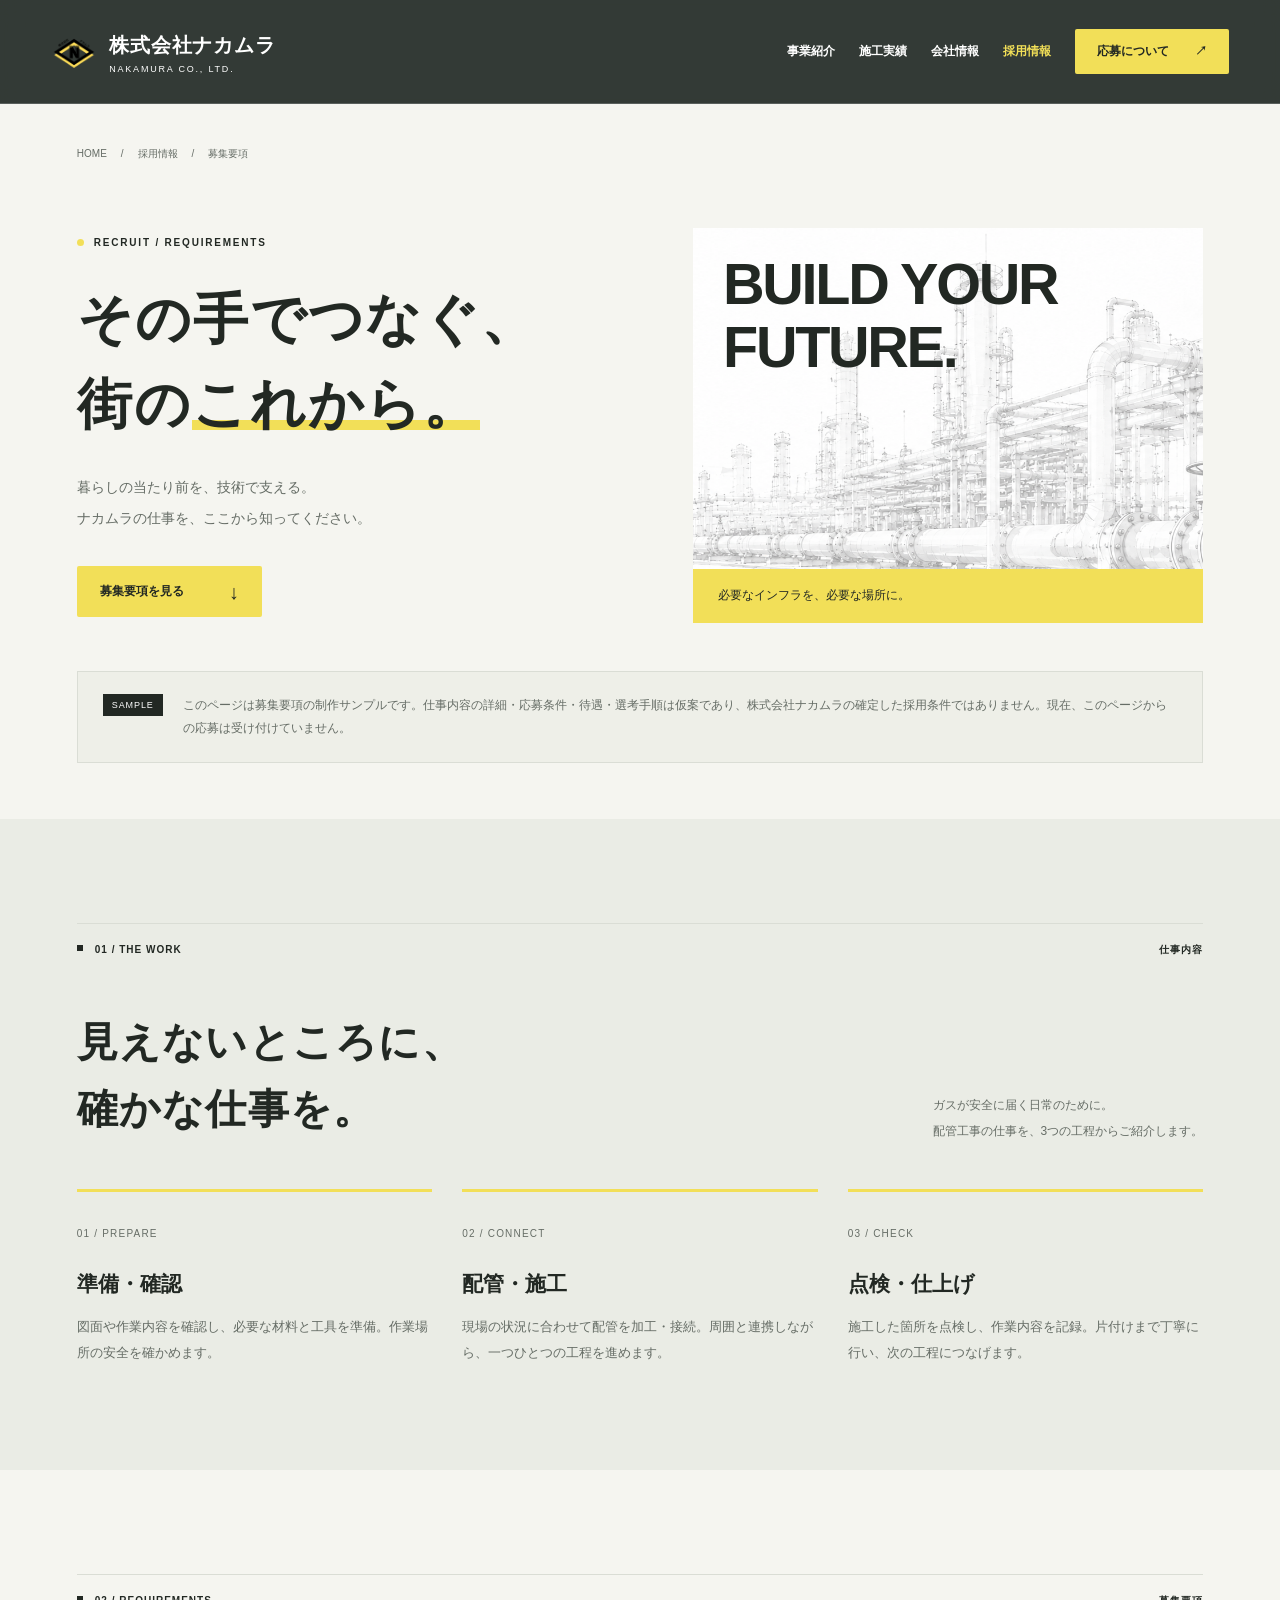
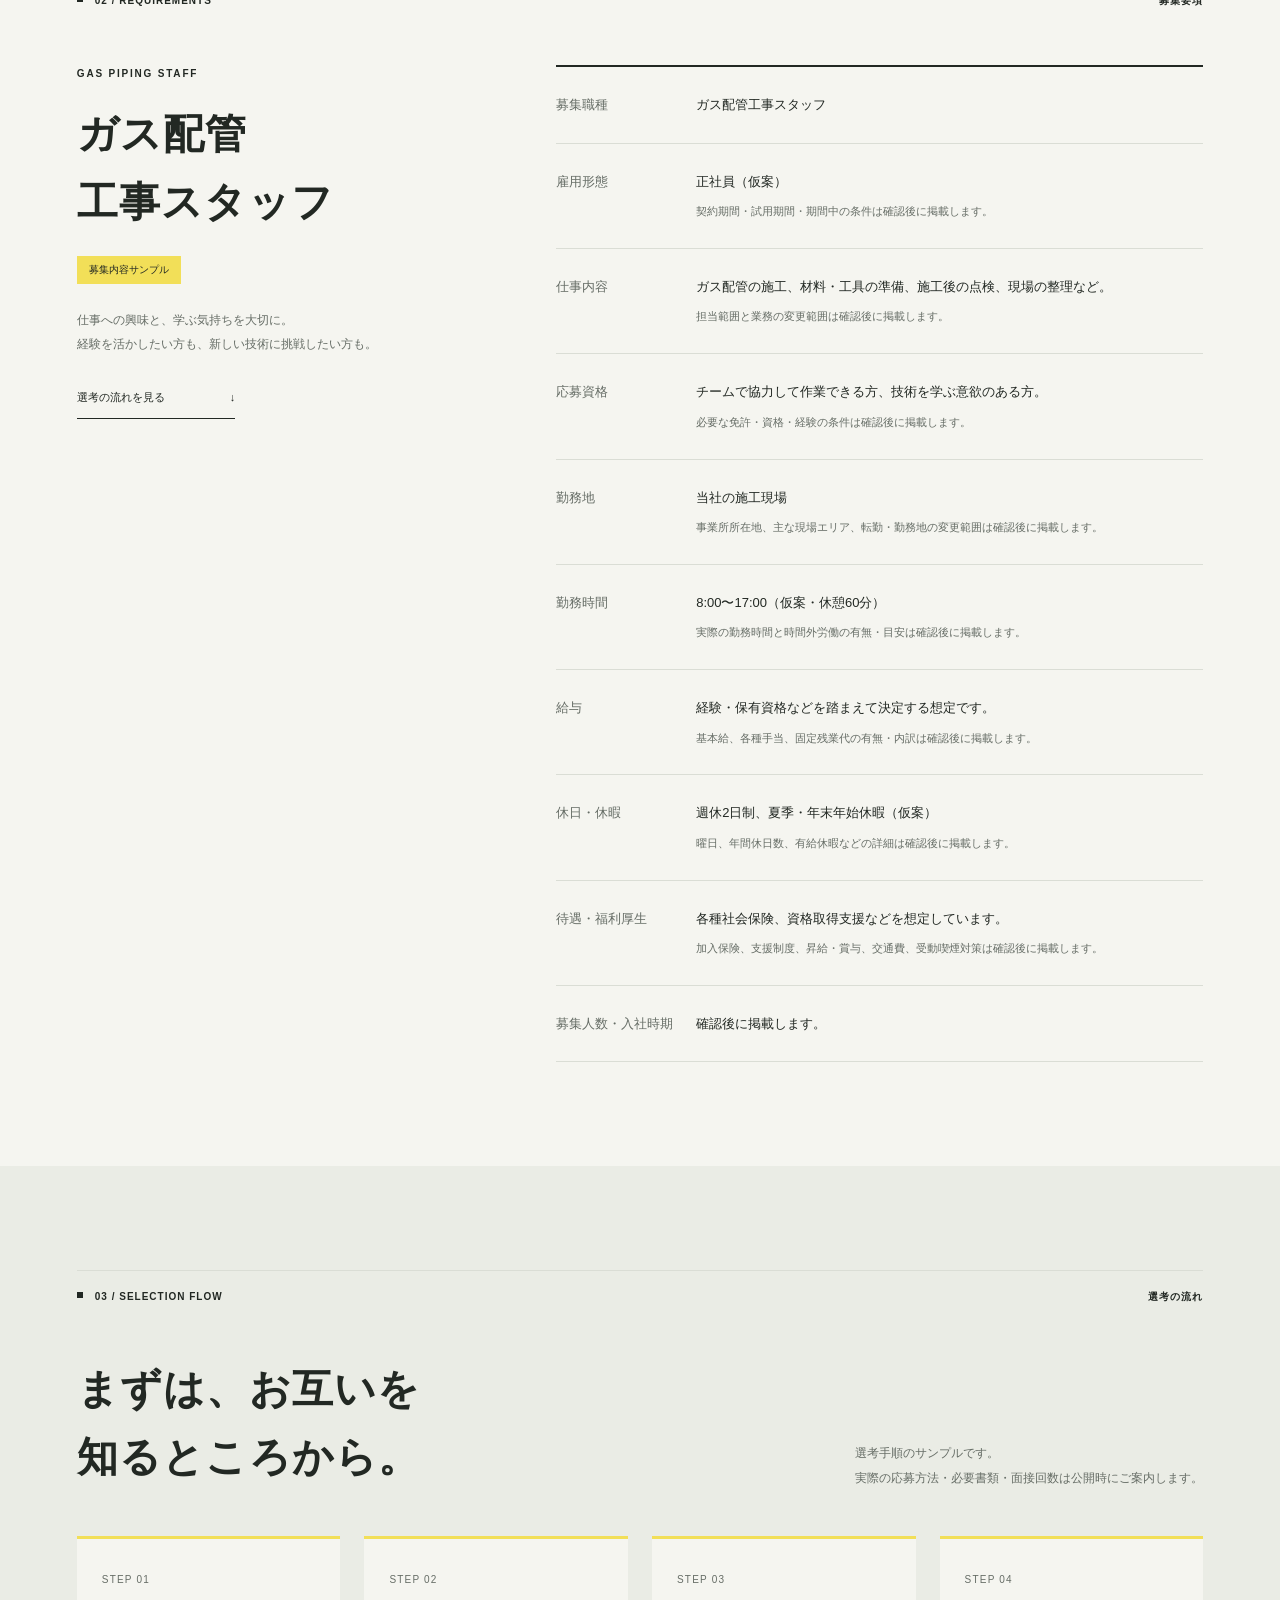
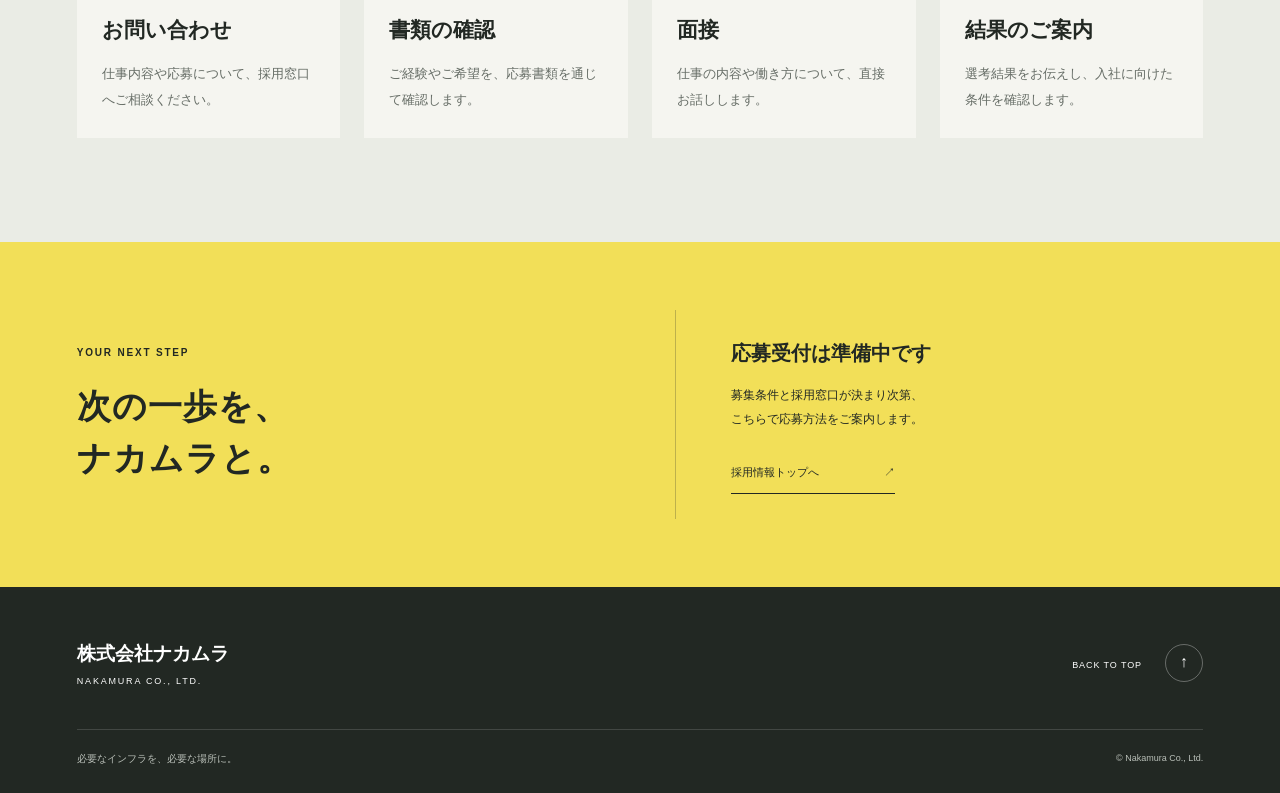
<file: recruit.html>
<!DOCTYPE html>
<html lang="ja">
<head>
  <meta charset="UTF-8">
  <meta name="viewport" content="width=device-width,initial-scale=1">
  <meta name="robots" content="noindex,nofollow">
  <meta name="description" content="株式会社ナカムラの募集要項ページの制作サンプル。仕事内容、募集条件、選考の流れをご紹介します。">
  <meta name="theme-color" content="#222823">
  <title>募集要項｜株式会社ナカムラ</title>
  <link rel="icon" type="image/svg+xml" href="assets/images/favicon.svg">
  <link rel="stylesheet" href="css/style.css">
  <link rel="stylesheet" href="css/recruit.css">
  <script src="js/script.js" defer></script>
</head>
<body class="recruit-page" id="top">
  <a class="skip-link" href="#main">本文へ移動</a>
  <header class="header">
    <a class="logo" href="index.html#top" aria-label="株式会社ナカムラ トップ">
      <img src="assets/images/logo.png" alt="" width="46" height="46">
      <span class="logo-text">株式会社ナカムラ<small>NAKAMURA CO., LTD.</small></span>
    </a>
    <button class="hamburger" aria-label="メニューを開く" aria-expanded="false" aria-controls="navigation"><span></span><span></span></button>
    <nav id="navigation" aria-label="メインナビゲーション">
      <a href="index.html#service">事業紹介</a><a href="index.html#works">施工実績</a><a href="index.html#about">会社情報</a><a href="recruit.html" aria-current="page">採用情報</a><a class="nav-contact" href="#entry">応募について <span aria-hidden="true">↗</span></a>
    </nav>
  </header>
  <main id="main">
    <section class="recruit-hero" aria-labelledby="page-title">
      <div class="container">
        <nav class="breadcrumb" aria-label="パンくずリスト"><a href="index.html">HOME</a><span aria-hidden="true">/</span><a href="index.html#recruit">採用情報</a><span aria-hidden="true">/</span><span aria-current="page">募集要項</span></nav>
        <div class="recruit-hero-grid">
          <div>
            <p class="eyebrow"><span class="dot"></span> RECRUIT / REQUIREMENTS</p>
            <h1 id="page-title">その手でつなぐ、<br>街の<span class="underlined">これから。</span></h1>
            <p class="recruit-lead">暮らしの当たり前を、技術で支える。<br>ナカムラの仕事を、ここから知ってください。</p>
            <a class="pill" href="#requirements">募集要項を見る <span aria-hidden="true">↓</span></a>
          </div>
          <div class="recruit-hero-visual">
            <img src="assets/images/divider.png" alt="暮らしを支えるインフラの配管">
            <span aria-hidden="true">BUILD YOUR<br>FUTURE.</span>
            <p>必要なインフラを、必要な場所に。</p>
          </div>
        </div>
        <aside class="draft-notice" aria-label="掲載内容について">
          <span>SAMPLE</span>
          <p>このページは募集要項の制作サンプルです。仕事内容の詳細・応募条件・待遇・選考手順は仮案であり、株式会社ナカムラの確定した採用条件ではありません。現在、このページからの応募は受け付けていません。</p>
        </aside>
      </div>
    </section>

    <section class="job-section section" id="job" aria-labelledby="job-title">
      <div class="container">
        <div class="section-label"><span>01 / THE WORK</span><span>仕事内容</span></div>
        <div class="section-heading"><h2 id="job-title">見えないところに、<br>確かな仕事を。</h2><p>ガスが安全に届く日常のために。<br>配管工事の仕事を、3つの工程からご紹介します。</p></div>
        <div class="job-cards">
          <article><span>01 / PREPARE</span><h3>準備・確認</h3><p>図面や作業内容を確認し、必要な材料と工具を準備。作業場所の安全を確かめます。</p></article>
          <article><span>02 / CONNECT</span><h3>配管・施工</h3><p>現場の状況に合わせて配管を加工・接続。周囲と連携しながら、一つひとつの工程を進めます。</p></article>
          <article><span>03 / CHECK</span><h3>点検・仕上げ</h3><p>施工した箇所を点検し、作業内容を記録。片付けまで丁寧に行い、次の工程につなげます。</p></article>
        </div>
      </div>
    </section>

    <section class="section requirements-section" id="requirements" aria-labelledby="requirements-title">
      <div class="container">
        <div class="section-label"><span>02 / REQUIREMENTS</span><span>募集要項</span></div>
        <div class="requirements-layout">
          <div class="requirements-intro"><p class="eyebrow">GAS PIPING STAFF</p><h2 id="requirements-title">ガス配管<br>工事スタッフ</h2><span class="sample-tag">募集内容サンプル</span><p>仕事への興味と、学ぶ気持ちを大切に。<br>経験を活かしたい方も、新しい技術に挑戦したい方も。</p><a class="text-link" href="#flow">選考の流れを見る <span aria-hidden="true">↓</span></a></div>
          <dl class="requirements-list">
            <div><dt>募集職種</dt><dd>ガス配管工事スタッフ</dd></div>
            <div><dt>雇用形態</dt><dd>正社員（仮案）<small>契約期間・試用期間・期間中の条件は確認後に掲載します。</small></dd></div>
            <div><dt>仕事内容</dt><dd>ガス配管の施工、材料・工具の準備、施工後の点検、現場の整理など。<small>担当範囲と業務の変更範囲は確認後に掲載します。</small></dd></div>
            <div><dt>応募資格</dt><dd>チームで協力して作業できる方、技術を学ぶ意欲のある方。<small>必要な免許・資格・経験の条件は確認後に掲載します。</small></dd></div>
            <div><dt>勤務地</dt><dd>当社の施工現場<small>事業所所在地、主な現場エリア、転勤・勤務地の変更範囲は確認後に掲載します。</small></dd></div>
            <div><dt>勤務時間</dt><dd>8:00〜17:00（仮案・休憩60分）<small>実際の勤務時間と時間外労働の有無・目安は確認後に掲載します。</small></dd></div>
            <div><dt>給与</dt><dd>経験・保有資格などを踏まえて決定する想定です。<small>基本給、各種手当、固定残業代の有無・内訳は確認後に掲載します。</small></dd></div>
            <div><dt>休日・休暇</dt><dd>週休2日制、夏季・年末年始休暇（仮案）<small>曜日、年間休日数、有給休暇などの詳細は確認後に掲載します。</small></dd></div>
            <div><dt>待遇・福利厚生</dt><dd>各種社会保険、資格取得支援などを想定しています。<small>加入保険、支援制度、昇給・賞与、交通費、受動喫煙対策は確認後に掲載します。</small></dd></div>
            <div><dt>募集人数・入社時期</dt><dd>確認後に掲載します。</dd></div>
          </dl>
        </div>
      </div>
    </section>

    <section class="section flow-section" id="flow" aria-labelledby="flow-title">
      <div class="container">
        <div class="section-label"><span>03 / SELECTION FLOW</span><span>選考の流れ</span></div>
        <div class="section-heading"><h2 id="flow-title">まずは、お互いを<br>知るところから。</h2><p>選考手順のサンプルです。<br>実際の応募方法・必要書類・面接回数は公開時にご案内します。</p></div>
        <ol class="selection-flow">
          <li><span>STEP 01</span><h3>お問い合わせ</h3><p>仕事内容や応募について、採用窓口へご相談ください。</p></li>
          <li><span>STEP 02</span><h3>書類の確認</h3><p>ご経験やご希望を、応募書類を通じて確認します。</p></li>
          <li><span>STEP 03</span><h3>面接</h3><p>仕事の内容や働き方について、直接お話しします。</p></li>
          <li><span>STEP 04</span><h3>結果のご案内</h3><p>選考結果をお伝えし、入社に向けた条件を確認します。</p></li>
        </ol>
      </div>
    </section>
    <section class="contact" id="entry" aria-labelledby="entry-title">
      <div class="container contact-inner"><div><p class="eyebrow">YOUR NEXT STEP</p><h2 id="entry-title">次の一歩を、<br>ナカムラと。</h2></div><div class="contact-info"><h3>応募受付は準備中です</h3><p>募集条件と採用窓口が決まり次第、<br>こちらで応募方法をご案内します。</p><a class="text-link" href="index.html#recruit">採用情報トップへ <span aria-hidden="true">↗</span></a></div></div>
    </section>
  </main>
  <footer><div class="container footer-top"><a class="footer-brand" href="index.html">株式会社ナカムラ<small>NAKAMURA CO., LTD.</small></a><a class="back-top" href="#top">BACK TO TOP <span aria-hidden="true">↑</span></a></div><div class="container footer-bottom"><span>必要なインフラを、必要な場所に。</span><small>© Nakamura Co., Ltd.</small></div></footer>
</body>
</html>
</file>
<file: css/style.css>
@charset "UTF-8";
:root {
  --ink:#222823;
  --muted:#666d66;
  --paper:#f5f5f0;
  --yellow:#f2df58;
  --line:#daddd5;
}

* {
  box-sizing:border-box;
  margin:0;
  padding:0;
}

html {
  scroll-behavior:smooth;
  scroll-padding-top:124px;
}

body {
  font-family:"Helvetica Neue",Arial,"Hiragino Kaku Gothic ProN","Yu Gothic",Meiryo,sans-serif;
  color:var(--ink);
  background:var(--paper);
  line-height:1.8;
  -webkit-font-smoothing:antialiased;
}

a {
  color:inherit;
  text-decoration:none;
}

button {
  font:inherit;
  cursor:pointer;
}

img {
  display:block;
  max-width:100%;
}

a,button {
  -webkit-tap-highlight-color:transparent;
}

a:focus-visible,button:focus-visible {
  outline:3px solid #ad8800;
  outline-offset:6px;
}

.container {
  width:min(1280px,88%);
  margin-inline:auto;
}

.skip-link {
  position:fixed;
  top:-100px;
  left:20px;
  background:var(--yellow);
  padding:12px;
  z-index:100;
}

.skip-link:focus {
  top:10px;
}

.header {
  position:fixed;
  top:0;
  left:0;
  z-index:20;
  display:flex;
  align-items:center;
  justify-content:space-between;
  width:100%;
  height:104px;
  padding:0 4%;
  color:white;
  background:rgba(25,32,28,.88);
  backdrop-filter:blur(15px);
  -webkit-backdrop-filter:blur(15px);
  border-bottom:1px solid #ffffff30;
}

.logo {
  display:flex;
  gap:12px;
  align-items:center;
}

.logo img {
  object-fit:contain;
}

.logo-text {
  font-size:20px;
  font-weight:700;
  letter-spacing:.04em;
}

.logo-text small,.footer-brand small {
  display:block;
  font-size:9px;
  font-weight:500;
  letter-spacing:.2em;
  line-height:1.5;
}

.header nav {
  display:flex;
  align-items:center;
  gap:24px;
  font-size:12px;
  font-weight:700;
}

.header nav>a {
  transition:color .2s;
}

.header nav>a:hover {
  color:var(--yellow);
}

.header nav .nav-contact {
  padding:12px 22px;
  background:var(--yellow);
  border-radius:2px;
  color:var(--ink);
}

.nav-contact span {
  margin-left:22px;
}

.hamburger {
  display:none;
}

.hero {
  height:100vh;
  height:100dvh;
  position:relative;
  overflow:hidden;
  background:#343e37;
  color:#fff;
  display:flex;
  align-items:center;
}

.hero-video,.hero-overlay {
  position:absolute;
  inset:0;
  width:100%;
  height:100%;
  object-fit:cover;
}

.hero-overlay {
  background:linear-gradient(90deg,#101e20bf,#15242135),linear-gradient(0deg,#15211cbc,transparent 55%);
}

.hero-content {
  position:relative;
  z-index:2;
  padding-top:45px;
}

.eyebrow {
  font-size:10px;
  letter-spacing:.18em;
  font-weight:600;
  display:flex;
  align-items:center;
  gap:10px;
}

.dot {
  width:7px;
  height:7px;
  border-radius:50%;
  background:var(--yellow);
}

.hero h1 {
  font-size:clamp(44px,5.5vw,80px);
  line-height:1.42;
  letter-spacing:.045em;
  margin:28px 0 24px;
  font-weight:700;
}

.accent {
  color:var(--yellow);
}

.hero-description {
  font-size:14px;
  line-height:2.1;
  letter-spacing:.09em;
}

.pill {
  display:inline-flex;
  align-items:center;
  gap:45px;
  background:var(--yellow);
  color:var(--ink);
  font-size:12px;
  font-weight:700;
  padding:15px 23px;
  margin-top:32px;
  border-radius:2px;
  transition:background .2s,transform .2s;
}

.pill:hover {
  background:#fff;
  transform:translateY(-3px);
}

.pill span {
  font-size:20px;
  line-height:1;
}

.hero-bottom {
  position:absolute;
  bottom:34px;
  left:6%;
  display:flex;
  justify-content:space-between;
  align-items:center;
  z-index:2;
  font-size:10px;
  letter-spacing:.1em;
}

.hero-bottom a span {
  display:inline-block;
  margin-left:25px;
}

.hero-bottom>span {
  margin-left:auto;
  margin-right:35px;
}

.video-toggle {
  color:#fff;
  background:transparent;
  border:1px solid #ffffff60;
  padding:6px 12px;
  font-size:9px;
  letter-spacing:.1em;
}

.hero-word {
  position:absolute;
  right:-10px;
  bottom:42px;
  font-size:clamp(85px,16vw,230px);
  font-weight:800;
  letter-spacing:-.05em;
  line-height:1;
  color:#ffffff08;
  pointer-events:none;
}

.section {
  padding:104px 0;
}

.section-label {
  display:flex;
  justify-content:space-between;
  border-top:1px solid var(--line);
  padding-top:17px;
  font-size:10px;
  letter-spacing:.1em;
  font-weight:600;
}

.section-label>span:first-child:before {
  content:"";
  display:inline-block;
  width:6px;
  height:6px;
  background:var(--ink);
  margin-right:12px;
  vertical-align:2px;
}

h2 {
  font-size:clamp(29px,3.2vw,46px);
  line-height:1.65;
  letter-spacing:.03em;
}

.service-intro {
  display:grid;
  grid-template-columns:1.1fr 1fr;
  gap:70px;
  margin:55px 0 60px;
}

.underlined {
  background:linear-gradient(transparent 75%,var(--yellow) 75%,var(--yellow) 92%,transparent 92%);
}

.intro-copy {
  font-size:13px;
  line-height:2.2;
  color:var(--muted);
  padding-top:6px;
}

.intro-copy p+p {
  margin-top:20px;
}

.service-visual {
  position:relative;
  min-height:330px;
  overflow:hidden;
  background:#fff;
}

.service-visual>img {
  width:100%;
  height:330px;
  object-fit:cover;
  object-position:center;
}

.service-caption {
  position:absolute;
  inset:0 auto 0 0;
  padding:48px;
  background:linear-gradient(90deg,#fffffffa 65%,#ffffff00);
  width:55%;
  display:flex;
  flex-direction:column;
  align-items:flex-start;
  justify-content:center;
}

.service-caption>span {
  font-size:9px;
  letter-spacing:.15em;
  color:var(--muted);
}

.service-caption h3 {
  font-size:28px;
  margin:9px 0;
}

.service-caption p {
  font-size:12px;
  color:var(--muted);
}

.text-link {
  border-bottom:1px solid var(--ink);
  padding:10px 0;
  margin-top:22px;
  font-size:11px;
  display:flex;
  gap:65px;
}

.visual-number {
  position:absolute;
  right:25px;
  bottom:10px;
  color:#22282335;
  font-size:70px;
  font-weight:300;
  line-height:1.2;
}

.works {
  background:#eaece5;
}

.section-heading {
  display:flex;
  justify-content:space-between;
  gap:40px;
  align-items:end;
  margin:50px 0 45px;
}

.section-heading>p {
  font-size:12px;
  color:var(--muted);
  line-height:2.1;
}

.works-grid {
  display:grid;
  grid-template-columns:repeat(3,minmax(0,1fr));
  gap:28px;
}

.work-image {
  position:relative;
  overflow:hidden;
  aspect-ratio:1.15;
}

.work-image img {
  width:100%;
  height:100%;
  object-fit:cover;
  transition:transform .6s;
}

.work:hover img {
  transform:scale(1.035);
}

.work-image>span {
  position:absolute;
  left:0;
  bottom:0;
  background:var(--yellow);
  padding:5px 16px;
  font-size:12px;
}

.work-meta {
  display:flex;
  justify-content:space-between;
  margin:23px 0 10px;
  font-size:9px;
  letter-spacing:.08em;
  color:var(--muted);
}

.work h3 {
  font-size:18px;
  font-weight:600;
}

.work>p {
  margin-top:7px;
  font-size:11px;
  color:var(--muted);
}

.about-grid {
  display:grid;
  grid-template-columns:1fr 1.2fr;
  gap:100px;
  margin-top:55px;
}

.about-copy {
  font-size:12px;
  color:var(--muted);
  margin-top:24px;
  line-height:2.2;
}

.about-mark {
  display:block;
  font-size:160px;
  color:#e6e8df;
  line-height:1;
  font-weight:800;
  margin-top:38px;
  letter-spacing:-.07em;
}

.company-list>div {
  display:grid;
  grid-template-columns:140px 1fr;
  border-bottom:1px solid var(--line);
  padding:22px 0;
  font-size:12px;
  gap:15px;
}

.company-list>div:first-child {
  padding-top:8px;
}

.company-list dt {
  color:var(--muted);
}

.company-list dd {
  font-weight:500;
}

.recruit {
  background:#eaece5;
}

.recruit-grid {
  display:grid;
  grid-template-columns:repeat(3,minmax(0,1fr));
  gap:28px;
}

.recruit-card {
  display:flex;
  flex-direction:column;
  align-items:flex-start;
  padding:32px;
  background:var(--paper);
  border-top:3px solid var(--yellow);
}

.recruit-number {
  font-size:9px;
  letter-spacing:.12em;
  color:var(--muted);
}

.recruit-card h3 {
  margin:20px 0 16px;
  font-size:21px;
}

.recruit-card p {
  flex:1;
  font-size:13px;
  line-height:2;
  color:var(--muted);
}

.recruit-card .text-link {
  gap:32px;
}

.recruit-status {
  margin-top:22px;
  padding:10px 14px;
  background:#e4e7de;
  color:var(--muted);
  font-size:11px;
}

.contact {
  background:var(--yellow);
  padding:68px 0;
}

.contact-inner {
  display:grid;
  grid-template-columns:1fr 1fr;
  align-items:center;
  gap:70px;
}

.contact h2 {
  font-size:34px;
  line-height:1.55;
  margin-top:18px;
}

.contact-info {
  border-left:1px solid #22282340;
  padding:25px 0 25px 55px;
}

.contact-info h3 {
  font-size:20px;
  margin-bottom:12px;
}

.contact-info p {
  font-size:12px;
  line-height:2;
}

footer {
  background:var(--ink);
  color:#fff;
  padding:50px 0 25px;
}

.footer-top,.footer-bottom {
  display:flex;
  justify-content:space-between;
  align-items:center;
}

.footer-brand {
  font-size:19px;
  font-weight:700;
}

.footer-brand small {
  margin-top:4px;
}

.back-top {
  font-size:9px;
  letter-spacing:.1em;
}

.back-top span {
  display:inline-grid;
  place-items:center;
  border:1px solid #ffffff50;
  border-radius:50%;
  width:38px;
  height:38px;
  margin-left:20px;
  font-size:16px;
}

.footer-bottom {
  margin-top:40px;
  border-top:1px solid #ffffff25;
  padding-top:20px;
  color:#b9bfb8;
  font-size:10px;
}

.footer-bottom small {
  font-size:9px;
}

@media(min-width:1600px) {
  .hero-bottom {
    left:calc((100% - 1280px)/2);
  }
}

@media(max-width:900px) {
  .header {
    height:88px;
  }
  .header nav {
    gap:12px;
    font-size:11px;
  }
  .header nav .nav-contact {
    padding:12px;
  }
  .nav-contact span {
    margin-left:8px;
  }
  .recruit-grid {
    gap:18px;
  }
  .recruit-card {
    padding:24px;
  }
  .logo-text {
    font-size:17px;
  }
  .logo img {
    width:38px;
    height:38px;
  }
  .service-intro {
    gap:35px;
  }
  .about-grid {
    gap:45px;
  }
  .work h3 {
    font-size:15px;
  }
  .works-grid {
    gap:20px;
  }
}

@media(max-width:700px) {
  html {
    scroll-padding-top:102px;
  }
  .recruit-grid {
    grid-template-columns:1fr;
    gap:20px;
  }
  .container {
    width:88%;
  }
  .header {
    height:82px;
    padding:0 6%;
  }
  .logo-text {
    font-size:16px;
  }
  .logo-text small {
    font-size:8px;
  }
  .logo {
    gap:8px;
  }
  .hamburger {
    display:flex;
    width:42px;
    height:42px;
    background:transparent;
    border:1px solid #ffffff60;
    flex-direction:column;
    justify-content:center;
    align-items:center;
    gap:6px;
    color:#fff;
    z-index:22;
  }
  .hamburger span {
    width:18px;
    height:1px;
    background:currentColor;
    transition:transform .2s;
  }
  .hamburger[aria-expanded=true] span:first-child {
    transform:translateY(3.5px) rotate(45deg);
  }
  .hamburger[aria-expanded=true] span:last-child {
    transform:translateY(-3.5px) rotate(-45deg);
  }
  .header nav {
    display:none;
    max-height:calc(100dvh - 82px);
    overflow-y:auto;
    position:absolute;
    top:81px;
    left:0;
    width:100%;
    background:var(--ink);
    padding:25px 6% 30px;
    flex-direction:column;
    align-items:stretch;
    gap:0;
    box-shadow:0 20px 30px #0003;
  }
  .header nav.is-open {
    display:flex;
  }
  .header nav>a {
    padding:16px 0;
    border-bottom:1px solid #ffffff20;
  }
  .header nav .nav-contact {
    margin-top:18px;
    padding:13px 20px;
    display:flex;
    justify-content:space-between;
  }
  .hero-content {
    padding-top:12px;
  }
  .eyebrow {
    font-size:8px;
    letter-spacing:.12em;
  }
  .hero h1 {
    font-size:clamp(34px,8.8vw,61px);
    margin-top:26px;
    line-height:1.55;
    letter-spacing:.02em;
  }
  .hero-description {
    font-size:12px;
    letter-spacing:.03em;
  }
  .hero-bottom {
    bottom:24px;
    font-size:8px;
  }
  .hero-bottom>span {
    display:none;
  }
  .hero-word {
    bottom:75px;
    font-size:21vw;
  }
  .pill {
    font-size:11px;
    margin-top:27px;
    padding:14px 19px;
  }
  .section {
    padding:65px 0;
  }
  .section-label {
    font-size:9px;
  }
  .service-intro {
    grid-template-columns:1fr;
    gap:24px;
    margin:35px 0;
  }
  .intro-copy {
    font-size:12px;
  }
  .service-visual,.service-visual>img {
    min-height:340px;
    height:340px;
  }
  .service-visual>img {
    object-position:65% center;
  }
  .service-caption {
    padding:28px;
    width:85%;
    background:linear-gradient(90deg,#fffffff5 40%,#ffffff60);
  }
  .service-caption h3 {
    font-size:25px;
  }
  .section-heading {
    display:block;
    margin:35px 0;
  }
  .section-heading>p {
    margin-top:20px;
  }
  .works-grid {
    grid-template-columns:1fr;
    gap:36px;
  }
  .work-image {
    aspect-ratio:1.4;
  }
  .work-meta {
    margin-top:17px;
  }
  .work h3 {
    font-size:18px;
  }
  .about-grid {
    grid-template-columns:1fr;
    gap:35px;
    margin-top:35px;
  }
  .about-mark {
    display:none;
  }
  .company-list>div {
    grid-template-columns:115px 1fr;
    padding:18px 0;
    font-size:11px;
  }
  .contact {
    padding:48px 0;
  }
  .contact-inner {
    grid-template-columns:1fr;
    gap:28px;
  }
  .contact h2 {
    font-size:29px;
  }
  .contact-info {
    padding:25px 0 0;
    border-left:0;
    border-top:1px solid #22282340;
  }
  .contact-info h3 {
    font-size:17px;
  }
  .footer-brand {
    font-size:15px;
  }
  .footer-bottom {
    align-items:flex-start;
    gap:16px;
    font-size:9px;
  }
  .back-top {
    font-size:8px;
  }
  .back-top span {
    margin-left:8px;
    width:30px;
    height:30px;
  }
  footer {
    padding-top:35px;
  }
}

@media(prefers-reduced-motion:reduce) {
  html {
    scroll-behavior:auto;
  }
  *,*::before,*::after {
    transition:none!important;
  }
  .hero-video {
    visibility:hidden;
  }
  .hero {
    background:#343e37 url('../assets/images/divider.png') center/cover;
  }
  .hero-overlay {
    background:#10201cbb;
  }
}
</file>
<file: css/recruit.css>
.recruit-page .header nav a[aria-current="page"] { color:var(--yellow); }
.recruit-hero { padding:145px 0 56px; }
.breadcrumb { display:flex; flex-wrap:wrap; gap:14px; font-size:10px; color:var(--muted); }
.breadcrumb a:hover { text-decoration:underline; }
.recruit-hero-grid { display:grid; grid-template-columns:1.1fr 1fr; align-items:center; gap:55px; margin:65px 0 48px; }
.recruit-hero h1 { font-size:clamp(35px,4.3vw,62px); line-height:1.55; letter-spacing:.035em; margin:25px 0; }
.recruit-lead { color:var(--muted); font-size:14px; line-height:2.2; }
.recruit-hero-visual { position:relative; height:395px; overflow:hidden; background:#fff; }
.recruit-hero-visual img { width:100%; height:100%; object-fit:cover; object-position:70% center; }
.recruit-hero-visual>span { position:absolute; left:30px; top:25px; font-size:clamp(38px,4.5vw,64px); font-weight:800; line-height:1.1; letter-spacing:-.04em; color:var(--ink); }
.recruit-hero-visual>p { position:absolute; bottom:0; left:0; right:0; padding:16px 25px; background:var(--yellow); font-size:12px; }
.draft-notice { display:flex; align-items:flex-start; gap:20px; padding:22px 25px; border:1px solid var(--line); background:#eeefe8; }
.draft-notice>span { flex:none; padding:3px 9px; font-size:9px; letter-spacing:.1em; background:var(--ink); color:#fff; }
.draft-notice p { font-size:12px; color:var(--muted); line-height:1.9; }
.job-section { background:#eaece5; }
.job-cards { display:grid; grid-template-columns:repeat(3,minmax(0,1fr)); gap:30px; }
.job-cards article { border-top:3px solid var(--yellow); padding:26px 0 0; }
.job-cards article>span,.selection-flow li>span { font-size:10px; letter-spacing:.12em; color:var(--muted); }
.job-cards h3,.selection-flow h3 { margin:18px 0 12px; font-size:21px; }
.job-cards p,.selection-flow p { font-size:13px; color:var(--muted); line-height:2; }
.requirements-layout { display:grid; grid-template-columns:1fr 1.6fr; align-items:start; gap:75px; margin-top:55px; }
.requirements-intro { position:sticky; top:135px; }
.requirements-intro h2 { margin:18px 0; }
.sample-tag { display:inline-block; padding:5px 12px; font-size:10px; background:var(--yellow); }
.requirements-intro>p:not(.eyebrow) { font-size:12px; color:var(--muted); line-height:2; margin-top:24px; }
.requirements-intro .text-link { width:fit-content; }
.requirements-list { border-top:2px solid var(--ink); }
.requirements-list>div { display:grid; grid-template-columns:120px 1fr; gap:20px; padding:26px 0; border-bottom:1px solid var(--line); font-size:13px; }
.requirements-list dt { color:var(--muted); }
.requirements-list small { display:block; margin-top:8px; color:var(--muted); font-size:11px; line-height:1.9; }
.flow-section { background:#eaece5; }
.selection-flow { display:grid; grid-template-columns:repeat(4,minmax(0,1fr)); gap:24px; list-style:none; counter-reset:steps; }
.selection-flow li { padding:25px; border-top:3px solid var(--yellow); background:var(--paper); }
.recruit-page .contact-info .text-link { width:fit-content; }
@media(max-width:900px) {
  .recruit-hero-grid { gap:30px; }
  .recruit-hero-visual { height:350px; }
  .requirements-layout { grid-template-columns:1fr 1.7fr; gap:35px; }
  .requirements-list>div { grid-template-columns:100px 1fr; gap:15px; }
  .selection-flow { grid-template-columns:repeat(2,minmax(0,1fr)); }
}
@media(max-width:700px) {
  .recruit-hero { padding:110px 0 40px; }
  .recruit-hero-grid { grid-template-columns:1fr; margin:38px 0 30px; gap:35px; }
  .recruit-hero h1 { font-size:clamp(30px,8.7vw,48px); }
  .recruit-lead { font-size:12px; }
  .recruit-hero-visual { height:260px; }
  .recruit-hero-visual>span { font-size:44px; }
  .draft-notice { display:block; padding:20px; }
  .draft-notice p { margin-top:12px; font-size:11px; }
  .job-cards,.requirements-layout,.selection-flow { grid-template-columns:1fr; gap:25px; }
  .requirements-layout { margin-top:35px; }
  .requirements-intro { position:static; margin-bottom:15px; }
  .requirements-list>div { display:block; padding:21px 0; }
  .requirements-list dt { font-size:11px; margin-bottom:8px; }
  .requirements-list dd { font-size:13px; }
  .selection-flow li { padding:25px; }
}
</file>
